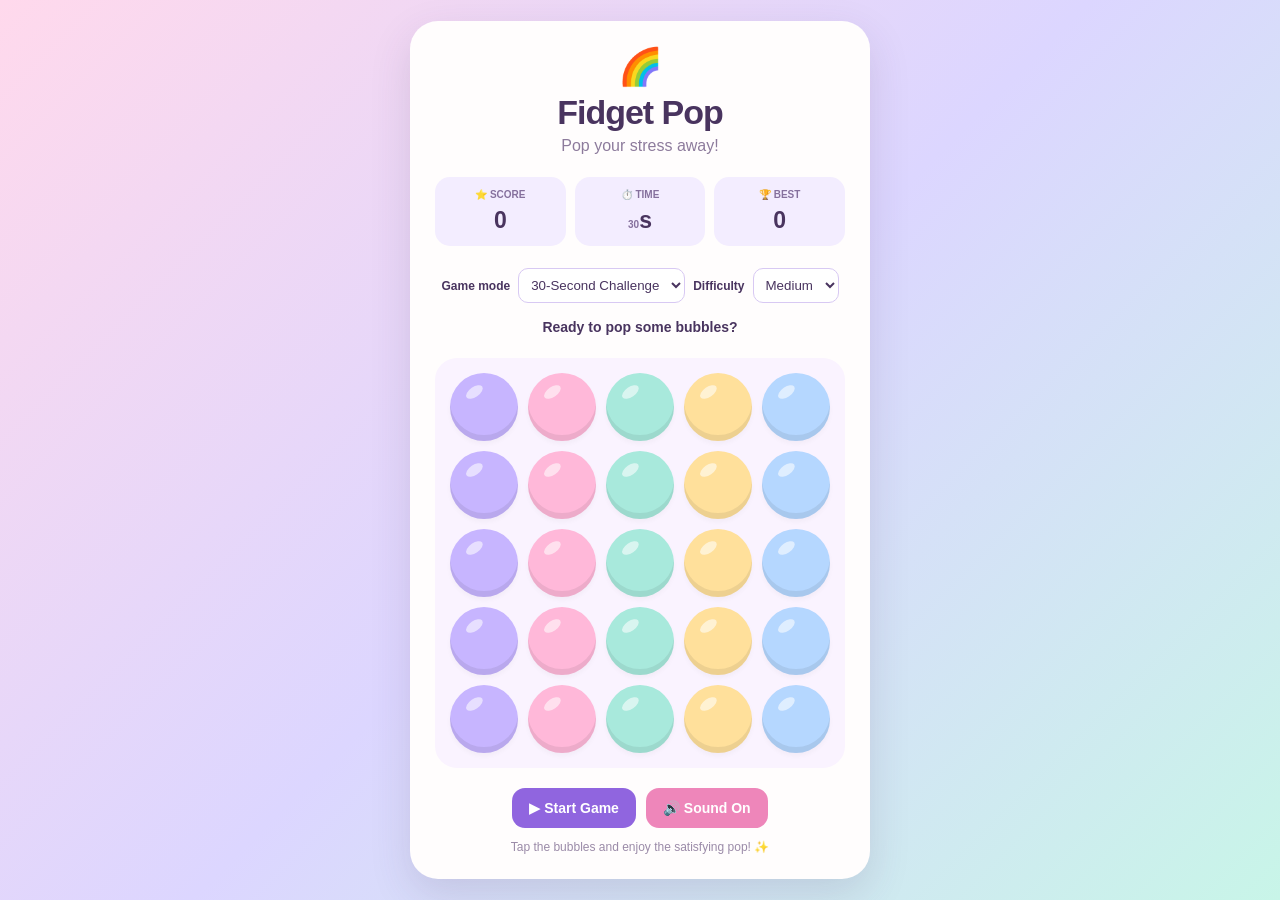
<file: game 1/index.html>
<!DOCTYPE html>
<html lang="en">
<head>
    <meta charset="UTF-8">
    <meta name="viewport" content="width=device-width, initial-scale=1.0">
    <title>Fidget Pop - Relax & Play</title>
    <link rel="stylesheet" href="style.css">
    <script src="script.js" defer></script>
</head>
<body>
    <main class="game-container">
        <header>
            <div class="logo">🌈</div>
            <h1>Fidget Pop</h1>
            <p class="subtitle">Pop your stress away!</p>
        </header>

        <section class="stats">
            <div class="stat-card">
                <span>⭐ SCORE</span>
                <strong id="score">0</strong>
            </div>
            <div class="stat-card">
                <span>⏱️ TIME</span>
                <strong><span id="time">30</span>s</strong>
            </div>
            <div class="stat-card">
                <span>🏆 BEST</span>
                <strong id="best">0</strong>
            </div>
        </section>

        <div class="controls">
            <label for="mode">Game mode</label>
            <select id="mode">
                <option value="challenge">30-Second Challenge</option>
                <option value="relax">Relax Mode</option>
            </select>

            <label for="difficulty">Difficulty</label>
            <select id="difficulty">
                <option value="easy">Easy</option>
                <option value="medium" selected>Medium</option>
                <option value="hard">Hard</option>
            </select>
        </div>

        <div id="message" aria-live="polite">
            Ready to pop some bubbles?
        </div>

        <div id="bubble-board" class="bubble-board"
             aria-label="Fidget bubble board"></div>

        <div class="buttons">
            <button id="start-button">▶ Start Game</button>
            <button id="sound-button" aria-pressed="true">
                🔊 Sound On
            </button>
        </div>

        <p class="hint">
            Tap the bubbles and enjoy the satisfying pop! ✨
        </p>
    </main>
</body>
</html>
</file>
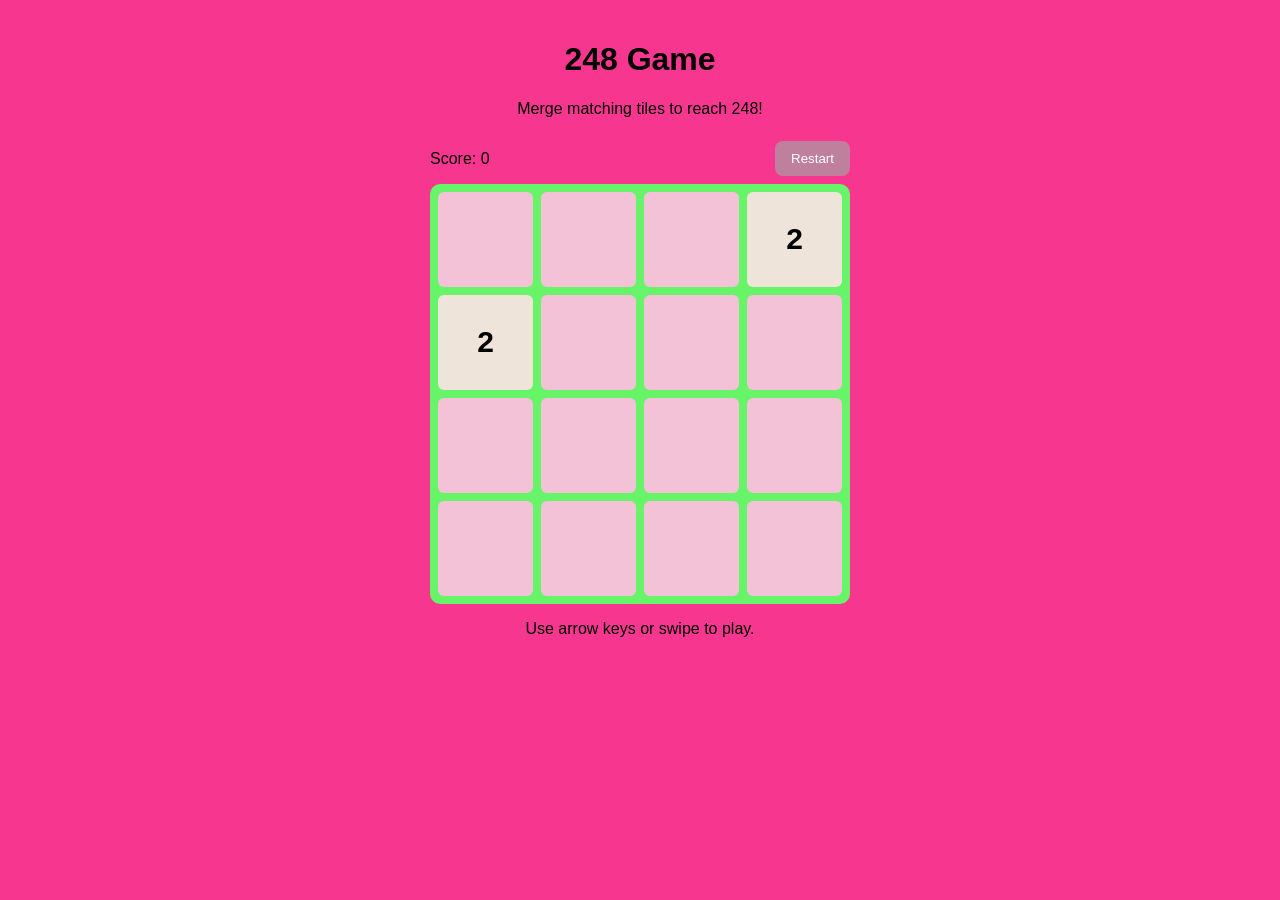
<file: game 2/index.html>
<!DOCTYPE html>
<html lang="en">
<head>
  <meta charset="UTF-8">
  <meta name="viewport" content="width=device-width, initial-scale=1.0">
  <title>Puzzle Game</title>
  <link rel="stylesheet" href="style.css">
</head>
<body>

  <main class="game">
    <h1>248 Game</h1>
    <p>Merge matching tiles to reach 248!</p>

    <div class="top">
      <p>Score: <span id="score">0</span></p>
      <button onclick="restart()">Restart</button>
    </div>

    <div id="board" class="board"></div>
    <p id="message">Use arrow keys or swipe to play.</p>
  </main>

  <script src="script.js"></script>
</body>
</html>
</file>
<file: game 1/style.css>
* {
    box-sizing: border-box;
}

body {
    margin: 0;
    min-height: 100vh;
    padding: 20px;
    display: flex;
    justify-content: center;
    align-items: center;
    font-family: "Trebuchet MS", Arial, sans-serif;
    color: #49345f;
    background: linear-gradient(135deg, #ffd9ec, #dcd6ff, #c8f5e8);
}

.game-container {
    width: 100%;
    max-width: 460px;
    padding: 25px;
    text-align: center;
    background: #fffdfd;
    border-radius: 28px;
    box-shadow: 0 15px 40px #49345f25;
}

.logo {
    font-size: 36px;
}

h1 {
    margin: 5px 0;
    font-size: 34px;
    letter-spacing: -1px;
}

.subtitle {
    margin-top: 5px;
    color: #8d7b9c;
}

.stats {
    display: grid;
    grid-template-columns: repeat(3, 1fr);
    gap: 9px;
    margin: 22px 0;
}

.stat-card {
    padding: 12px 4px;
    display: flex;
    flex-direction: column;
    gap: 7px;
    background: #f3edff;
    border-radius: 15px;
}

.stat-card span {
    font-size: 10px;
    font-weight: bold;
    color: #85709d;
}

.stat-card strong {
    font-size: 23px;
}

.controls {
    display: flex;
    justify-content: center;
    align-items: center;
    flex-wrap: wrap;
    gap: 8px;
    margin-bottom: 16px;
}

.controls label {
    font-size: 12px;
    font-weight: bold;
}

select {
    max-width: 100%;
    padding: 8px;
    border: 1px solid #d8c9f3;
    border-radius: 10px;
    color: #49345f;
    background: white;
}

#message {
    min-height: 24px;
    margin: 15px 0;
    font-weight: bold;
    font-size: 14px;
}

.bubble-board {
    display: grid;
    grid-template-columns: repeat(5, minmax(0, 1fr));
    gap: 10px;
    padding: 15px;
    border-radius: 22px;
    background: #faf3ff;
}

.bubble {
    position: relative;
    width: 100%;
    aspect-ratio: 1;
    border: none;
    border-radius: 50%;
    background: var(--bubble-color, #c7b5ff);
    box-shadow: inset 0 -6px 0 #00000012,
                0 3px 5px #00000008;
    cursor: pointer;
    touch-action: manipulation;
    transition: transform 0.12s, filter 0.12s;
}

.bubble::before {
    content: "";
    position: absolute;
    width: 28%;
    height: 15%;
    top: 20%;
    left: 22%;
    border-radius: 50%;
    background: #ffffff90;
    transform: rotate(-35deg);
}

.bubble:active {
    transform: scale(0.9);
}

.bubble.popped {
    background: #f7d3e8;
    box-shadow: inset 0 5px 0 #eaa6ce;
    transform: scale(0.88);
}

.bubble.popped::before {
    display: none;
}

.bubble:disabled {
    cursor: default;
}

.bubble:focus-visible,
button:focus-visible,
select:focus-visible {
    outline: 3px solid #49345f;
    outline-offset: 3px;
}

.buttons {
    display: flex;
    flex-wrap: wrap;
    justify-content: center;
    gap: 10px;
    margin-top: 20px;
}

.buttons button {
    padding: 12px 17px;
    border: none;
    border-radius: 13px;
    background: #9065df;
    color: white;
    font-size: 14px;
    font-weight: bold;
    cursor: pointer;
}

#sound-button {
    background: #ee86ba;
}

.buttons button:hover {
    filter: brightness(1.06);
}

.hint {
    margin-bottom: 0;
    color: #9b8ba8;
    font-size: 12px;
}

@media (max-width: 380px) {
    .game-container {
        padding: 16px;
    }

    .bubble-board {
        gap: 7px;
        padding: 10px;
    }

    h1 {
        font-size: 29px;
    }
}

@media (prefers-reduced-motion: reduce) {
    .bubble {
        transition: none;
    }
}
</file>
<file: game 2/style.css>
body {
  margin: 0;
  padding: 20px;
  font-family: Arial, sans-serif;
  background: #f73690;
  text-align: center;
}

.game {
  max-width: 420px;
  margin: auto;
}

.top {
  display: flex;
  justify-content: space-between;
  align-items: center;
}

button {
  padding: 10px 16px;
  background: #bf809d;
  color: white;
  border: none;
  border-radius: 8px;
  cursor: pointer;
}

.board {
  display: grid;
  grid-template-columns: repeat(4, 1fr);
  gap: 8px;
  padding: 8px;
  background: #68f468;
  border-radius: 10px;
  touch-action: none;
}

.tile {
  aspect-ratio: 1;
  background: white;
  border-radius: 6px;
  display: flex;
  align-items: center;
  justify-content: center;
  font-size: clamp(18px, 6vw, 30px);
  font-weight: bold;
  color: black;
}

.tile:empty {
  background: #f4c2d7;
}

#message {
  min-height: 24px;
}
</file>
